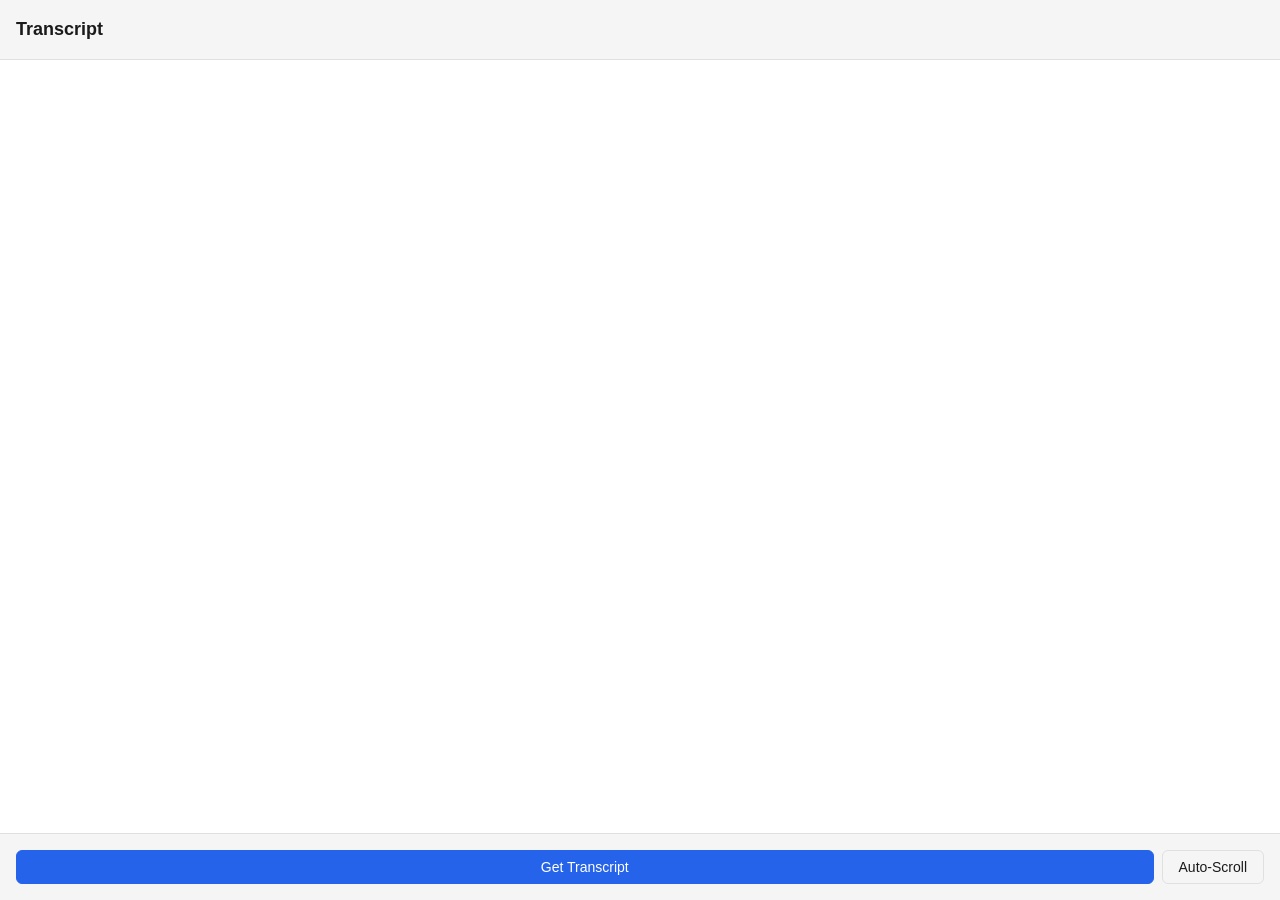
<file: apps/chrome-extension/src/entrypoints/sidepanel/index.html>
<!doctype html>
<html lang="en">
  <head>
    <meta charset="UTF-8" />
    <meta name="viewport" content="width=device-width, initial-scale=1.0" />
    <title>Transcript</title>
    <link rel="stylesheet" href="./transcript.css" />
  </head>
  <body>
    <header>
      <div class="header-content">
        <h1 id="title">Transcript</h1>
        <span id="status" class="status"></span>
      </div>
      <div id="progress" class="progress hidden">
        <div id="progressFill" class="progress-fill"></div>
      </div>
    </header>

    <main>
      <div id="setup" class="setup hidden">
        <h2>Setup Required</h2>
        <p>Install the summarize CLI and start the daemon:</p>

        <div class="setup-step">
          <p><strong>1. Install CLI:</strong></p>
          <div class="setup-command">
            <code id="installCmd">npm i -g @steipete/summarize</code>
            <button id="copyInstallCmd" type="button" class="btn btn-small">Copy</button>
          </div>
        </div>

        <div class="setup-step">
          <p><strong>2. Start daemon with token:</strong></p>
          <div class="setup-command">
            <code id="daemonCmd">summarize daemon install --token <span id="tokenDisplay">loading...</span></code>
            <button id="copyDaemonCmd" type="button" class="btn btn-small">Copy</button>
          </div>
        </div>

        <div class="setup-step">
          <p><strong>3. Verify:</strong></p>
          <div class="setup-command">
            <code>summarize daemon status</code>
          </div>
        </div>

        <button id="openOptions" type="button" class="btn" style="margin-top: 12px;">Open Options</button>
      </div>

      <div id="error" class="error hidden">
        <p id="errorMessage"></p>
        <button id="retryBtn" type="button" class="btn">Try Again</button>
      </div>

      <div id="unsupported" class="unsupported hidden">
        <p>Navigate to a YouTube, TikTok, or Instagram Reel to extract transcript.</p>
        <p class="supported-urls">
          Supported URLs:<br>
          - youtube.com/watch, /shorts, /live<br>
          - youtu.be short links<br>
          - tiktok.com videos<br>
          - instagram.com/reel, /p, /tv
        </p>
      </div>

      <div id="transcriptContainer" class="transcript-container hidden">
        <div class="transcript-header">
          <span id="sourceInfo" class="source-info"></span>
          <div class="transcript-actions">
            <label class="checkbox-label">
              <input type="checkbox" id="includeDetailsCheckbox" />
              <span>Include video details</span>
            </label>
            <label class="checkbox-label">
              <input type="checkbox" id="includeStatsCheckbox" />
              <span>Include video stats</span>
            </label>
            <button id="copyBtn" type="button" class="btn btn-copy">Copy</button>
          </div>
        </div>
        <div id="transcript" class="transcript"></div>
      </div>

      <div id="loading" class="loading hidden">
        <div class="spinner"></div>
        <p id="loadingStatus">Fetching transcript...</p>
      </div>

      <div id="autoScrollContainer" class="auto-scroll-container hidden">
        <div class="auto-scroll-header">
          <h2>Auto-Scroll Mode</h2>
          <div class="auto-scroll-controls">
            <button id="stopAutoScroll" type="button" class="btn btn-stop">Stop</button>
          </div>
        </div>
        <div class="auto-scroll-status">
          <span id="autoScrollStatus">Collecting transcripts...</span>
          <span id="autoScrollCount">0 videos</span>
        </div>

        <!-- Error display panel -->
        <div id="autoScrollError" class="auto-scroll-error hidden">
          <div class="error-header">
            <span id="errorCodeBadge" class="error-code-badge">ERROR</span>
            <span id="errorSeverity" class="error-severity">error</span>
          </div>
          <p id="autoScrollErrorMessage" class="error-message"></p>
          <details class="error-details">
            <summary>Technical Details</summary>
            <div id="autoScrollErrorTechnical" class="error-technical"></div>
          </details>
          <p id="autoScrollErrorAction" class="error-action"></p>
          <div class="error-actions">
            <button id="copyErrorReportBtn" type="button" class="btn btn-small">Copy Error Report</button>
            <button id="dismissErrorBtn" type="button" class="btn btn-small btn-secondary">Dismiss</button>
          </div>
        </div>

        <!-- Error history summary -->
        <div id="errorHistorySummary" class="error-history-summary hidden">
          <span id="errorHistoryCount">0 errors</span>
          <button id="viewErrorHistoryBtn" type="button" class="btn btn-link">View All</button>
        </div>

        <div id="transcriptList" class="transcript-list"></div>
        <div class="auto-scroll-actions">
          <button id="copyAllBtn" type="button" class="btn btn-copy">Copy All</button>
          <button id="downloadBtn" type="button" class="btn btn-download">Download .txt</button>
        </div>
      </div>
    </main>

    <footer>
      <button id="fetchBtn" type="button" class="btn btn-primary">Get Transcript</button>
      <button id="autoScrollBtn" type="button" class="btn btn-secondary">Auto-Scroll</button>
    </footer>

    <script type="module" src="./transcript-main.ts"></script>
  </body>
</html>
</file>
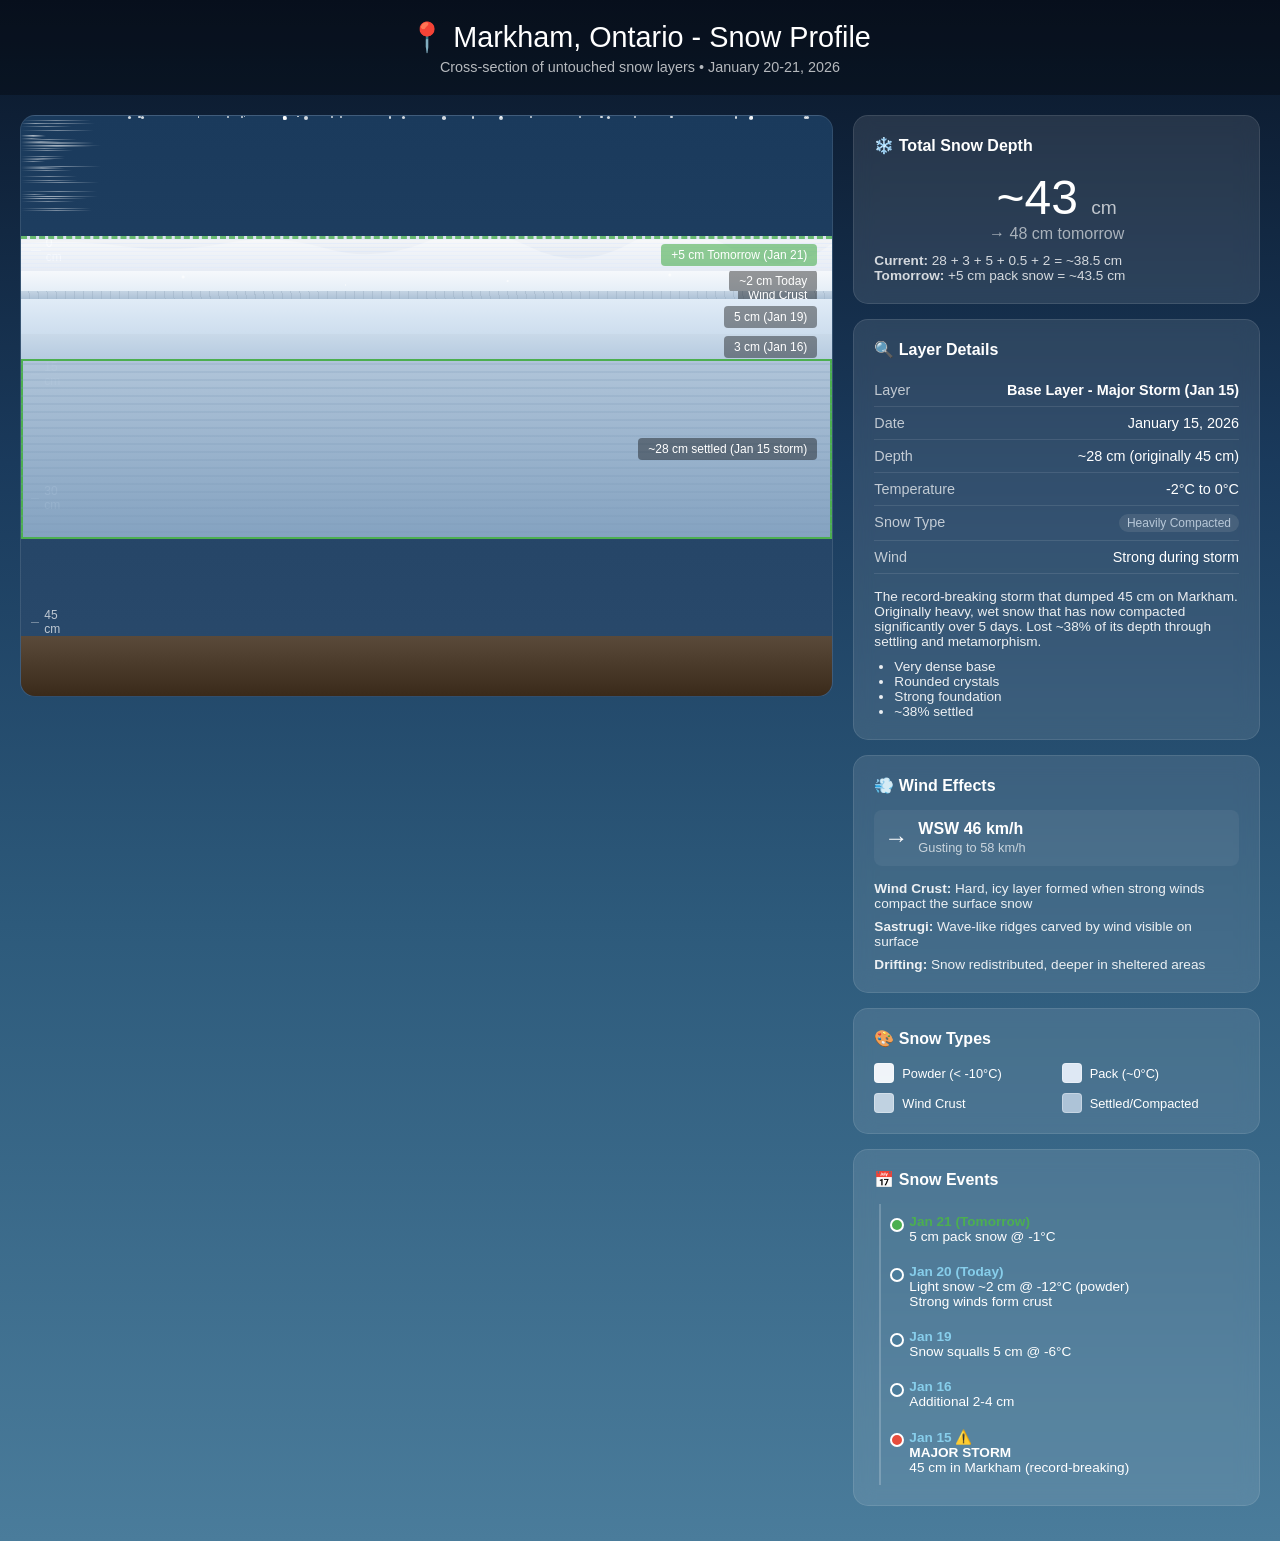
<file: snow-layers-demo.html>
<!DOCTYPE html>
<html lang="en">
<head>
    <meta charset="UTF-8">
    <meta name="viewport" content="width=device-width, initial-scale=1.0">
    <title>Markham Snow Layers - January 2026</title>
    <style>
        * {
            margin: 0;
            padding: 0;
            box-sizing: border-box;
        }

        body {
            font-family: -apple-system, BlinkMacSystemFont, 'Segoe UI', Roboto, sans-serif;
            background: linear-gradient(180deg, #0a1628 0%, #1a3a5c 30%, #2d5a7b 60%, #4a7c9b 100%);
            min-height: 100vh;
            color: white;
            overflow-x: hidden;
        }

        .header {
            text-align: center;
            padding: 20px;
            background: rgba(0,0,0,0.3);
        }

        .header h1 {
            font-size: 1.8rem;
            font-weight: 300;
            margin-bottom: 5px;
        }

        .header .subtitle {
            opacity: 0.7;
            font-size: 0.9rem;
        }

        .main-container {
            display: flex;
            gap: 20px;
            padding: 20px;
            max-width: 1400px;
            margin: 0 auto;
        }

        .snow-profile {
            flex: 2;
            position: relative;
        }

        .info-panel {
            flex: 1;
            min-width: 300px;
        }

        /* Snow Cross Section */
        .cross-section {
            position: relative;
            background: linear-gradient(180deg,
                #1a3a5c 0%,
                #2a4a6c 100%);
            border-radius: 15px;
            overflow: hidden;
            border: 1px solid rgba(255,255,255,0.1);
        }

        .sky-section {
            height: 120px;
            position: relative;
            overflow: hidden;
        }

        /* Wind particles */
        .wind-particle {
            position: absolute;
            height: 1px;
            background: linear-gradient(90deg, transparent, rgba(255,255,255,0.4), transparent);
            animation: wind-blow linear infinite;
        }

        @keyframes wind-blow {
            0% { transform: translateX(-100px); opacity: 0; }
            10% { opacity: 1; }
            90% { opacity: 1; }
            100% { transform: translateX(calc(100vw + 100px)); opacity: 0; }
        }

        /* Falling snow */
        .falling-snow {
            position: absolute;
            background: white;
            border-radius: 50%;
            opacity: 0.8;
            animation: snow-fall linear infinite;
        }

        @keyframes snow-fall {
            0% { transform: translate(0, -10px); }
            100% { transform: translate(var(--drift), 120px); }
        }

        .depth-scale {
            position: absolute;
            left: 10px;
            top: 120px;
            bottom: 60px;
            width: 40px;
            display: flex;
            flex-direction: column;
            justify-content: space-between;
            font-size: 0.75rem;
            opacity: 0.7;
        }

        .depth-marker {
            display: flex;
            align-items: center;
            gap: 5px;
        }

        .depth-marker::before {
            content: '';
            width: 10px;
            height: 1px;
            background: rgba(255,255,255,0.5);
        }

        /* Snow Layers Container */
        .snow-layers {
            position: relative;
            min-height: 400px;
        }

        .snow-layer {
            position: relative;
            width: 100%;
            cursor: pointer;
            transition: all 0.3s ease;
            overflow: hidden;
        }

        .snow-layer:hover {
            filter: brightness(1.1);
        }

        .snow-layer.active {
            outline: 2px solid #4CAF50;
            outline-offset: -2px;
        }

        /* Layer textures */
        .layer-texture {
            position: absolute;
            top: 0;
            left: 0;
            right: 0;
            bottom: 0;
            pointer-events: none;
        }

        /* Tomorrow's layer - Pack Snow */
        .layer-tomorrow {
            background: linear-gradient(180deg,
                rgba(255,255,255,0.95) 0%,
                rgba(240,245,255,0.9) 100%);
            border-top: 3px dashed rgba(76, 175, 80, 0.8);
            animation: pulse-border 2s ease-in-out infinite;
        }

        @keyframes pulse-border {
            0%, 100% { border-top-color: rgba(76, 175, 80, 0.8); }
            50% { border-top-color: rgba(76, 175, 80, 0.3); }
        }

        .layer-tomorrow .layer-texture {
            background: repeating-linear-gradient(
                0deg,
                transparent,
                transparent 3px,
                rgba(200,220,255,0.3) 3px,
                rgba(200,220,255,0.3) 4px
            );
        }

        /* Today's powder layer */
        .layer-today {
            background: linear-gradient(180deg,
                rgba(250,252,255,0.98) 0%,
                rgba(240,248,255,0.95) 100%);
        }

        .layer-today .layer-texture {
            background:
                radial-gradient(circle at 20% 30%, rgba(255,255,255,1) 0%, transparent 2px),
                radial-gradient(circle at 60% 50%, rgba(255,255,255,1) 0%, transparent 1.5px),
                radial-gradient(circle at 80% 20%, rgba(255,255,255,1) 0%, transparent 2px),
                radial-gradient(circle at 40% 70%, rgba(255,255,255,1) 0%, transparent 1px);
        }

        /* Wind crust layer */
        .layer-wind-crust {
            background: linear-gradient(180deg,
                rgba(200,215,230,0.98) 0%,
                rgba(180,200,220,0.95) 100%);
        }

        .layer-wind-crust .layer-texture {
            background: repeating-linear-gradient(
                85deg,
                transparent,
                transparent 8px,
                rgba(150,170,190,0.4) 8px,
                rgba(150,170,190,0.4) 9px
            );
        }

        /* Jan 19 layer - Dry snow */
        .layer-jan19 {
            background: linear-gradient(180deg,
                rgba(235,245,255,0.95) 0%,
                rgba(220,235,250,0.92) 100%);
        }

        /* Jan 16 layer - Settled snow */
        .layer-jan16 {
            background: linear-gradient(180deg,
                rgba(210,225,240,0.95) 0%,
                rgba(195,215,235,0.92) 100%);
        }

        /* Jan 15 base layer - Heavily compacted */
        .layer-jan15 {
            background: linear-gradient(180deg,
                rgba(180,200,220,0.98) 0%,
                rgba(160,185,210,0.95) 50%,
                rgba(140,170,200,0.92) 100%);
        }

        .layer-jan15 .layer-texture {
            background: repeating-linear-gradient(
                0deg,
                transparent,
                transparent 6px,
                rgba(120,150,180,0.2) 6px,
                rgba(120,150,180,0.2) 8px
            );
        }

        /* Ground */
        .ground-layer {
            background: linear-gradient(180deg,
                #5a4a3a 0%,
                #4a3a2a 50%,
                #3a2a1a 100%);
            height: 60px;
        }

        /* Sastrugi (wind ridges) on surface */
        .sastrugi {
            position: absolute;
            top: 0;
            left: 0;
            right: 0;
            height: 100%;
            pointer-events: none;
        }

        .sastrugi svg {
            width: 100%;
            height: 100%;
        }

        /* Layer label */
        .layer-label {
            position: absolute;
            right: 15px;
            top: 50%;
            transform: translateY(-50%);
            background: rgba(0,0,0,0.4);
            padding: 4px 10px;
            border-radius: 4px;
            font-size: 0.75rem;
            white-space: nowrap;
        }

        .layer-label.future {
            background: rgba(76, 175, 80, 0.6);
        }

        /* Info Panel */
        .info-card {
            background: rgba(255,255,255,0.1);
            backdrop-filter: blur(10px);
            border-radius: 15px;
            padding: 20px;
            margin-bottom: 15px;
            border: 1px solid rgba(255,255,255,0.1);
        }

        .info-card h3 {
            font-size: 1rem;
            margin-bottom: 15px;
            display: flex;
            align-items: center;
            gap: 8px;
        }

        .total-depth {
            font-size: 3rem;
            font-weight: 200;
            text-align: center;
            margin: 10px 0;
        }

        .total-depth span {
            font-size: 1.2rem;
            opacity: 0.7;
        }

        .depth-breakdown {
            font-size: 0.85rem;
            opacity: 0.8;
        }

        /* Selected Layer Detail */
        .selected-layer-detail {
            display: none;
        }

        .selected-layer-detail.visible {
            display: block;
        }

        .detail-row {
            display: flex;
            justify-content: space-between;
            padding: 8px 0;
            border-bottom: 1px solid rgba(255,255,255,0.1);
            font-size: 0.9rem;
        }

        .detail-row:last-child {
            border-bottom: none;
        }

        .detail-label {
            opacity: 0.7;
        }

        .snow-type-badge {
            display: inline-block;
            padding: 2px 8px;
            border-radius: 10px;
            font-size: 0.75rem;
            font-weight: 500;
        }

        .badge-powder {
            background: rgba(135, 206, 250, 0.3);
            color: #87CEEB;
        }

        .badge-pack {
            background: rgba(100, 149, 237, 0.3);
            color: #6495ED;
        }

        .badge-crust {
            background: rgba(176, 196, 222, 0.3);
            color: #B0C4DE;
        }

        .badge-settled {
            background: rgba(119, 136, 153, 0.3);
            color: #B8C8D8;
        }

        /* Legend */
        .legend {
            display: grid;
            grid-template-columns: 1fr 1fr;
            gap: 10px;
        }

        .legend-item {
            display: flex;
            align-items: center;
            gap: 8px;
            font-size: 0.8rem;
        }

        .legend-color {
            width: 20px;
            height: 20px;
            border-radius: 4px;
            border: 1px solid rgba(255,255,255,0.3);
        }

        /* Wind indicator */
        .wind-indicator {
            display: flex;
            align-items: center;
            gap: 10px;
            padding: 10px;
            background: rgba(255,255,255,0.05);
            border-radius: 8px;
            margin-top: 10px;
        }

        .wind-arrow {
            font-size: 1.5rem;
            animation: wind-pulse 1s ease-in-out infinite;
        }

        @keyframes wind-pulse {
            0%, 100% { transform: translateX(0); }
            50% { transform: translateX(5px); }
        }

        /* Timeline */
        .timeline {
            position: relative;
            padding-left: 20px;
            margin-top: 10px;
        }

        .timeline::before {
            content: '';
            position: absolute;
            left: 5px;
            top: 0;
            bottom: 0;
            width: 2px;
            background: rgba(255,255,255,0.2);
        }

        .timeline-event {
            position: relative;
            padding: 10px 0;
            padding-left: 15px;
            font-size: 0.85rem;
        }

        .timeline-event::before {
            content: '';
            position: absolute;
            left: -4px;
            top: 14px;
            width: 10px;
            height: 10px;
            border-radius: 50%;
            background: #4a7c9b;
            border: 2px solid white;
        }

        .timeline-event.major::before {
            background: #e74c3c;
        }

        .timeline-event.future::before {
            background: #4CAF50;
            animation: pulse 1.5s ease-in-out infinite;
        }

        @keyframes pulse {
            0%, 100% { box-shadow: 0 0 0 0 rgba(76, 175, 80, 0.4); }
            50% { box-shadow: 0 0 0 8px rgba(76, 175, 80, 0); }
        }

        .timeline-date {
            font-weight: 600;
            color: #87CEEB;
        }

        .timeline-event.future .timeline-date {
            color: #4CAF50;
        }

        /* Responsive */
        @media (max-width: 900px) {
            .main-container {
                flex-direction: column;
            }
            .info-panel {
                min-width: auto;
            }
        }
    </style>
</head>
<body>
    <div class="header">
        <h1>📍 Markham, Ontario - Snow Profile</h1>
        <div class="subtitle">Cross-section of untouched snow layers • January 20-21, 2026</div>
    </div>

    <div class="main-container">
        <div class="snow-profile">
            <div class="cross-section">
                <!-- Sky with wind and falling snow -->
                <div class="sky-section" id="sky">
                    <!-- Wind particles and snow added by JS -->
                </div>

                <!-- Depth Scale -->
                <div class="depth-scale">
                    <div class="depth-marker">0 cm</div>
                    <div class="depth-marker">15 cm</div>
                    <div class="depth-marker">30 cm</div>
                    <div class="depth-marker">45 cm</div>
                </div>

                <!-- Snow Layers -->
                <div class="snow-layers">
                    <!-- Tomorrow's Layer (Preview) -->
                    <div class="snow-layer layer-tomorrow" data-layer="tomorrow" style="height: 35px;">
                        <div class="layer-texture"></div>
                        <div class="sastrugi">
                            <svg viewBox="0 0 800 35" preserveAspectRatio="none">
                                <path d="M0,5 Q50,0 100,8 T200,5 T300,10 T400,3 T500,8 T600,5 T700,10 T800,5 L800,35 L0,35 Z"
                                      fill="rgba(255,255,255,0.3)"/>
                            </svg>
                        </div>
                        <div class="layer-label future">+5 cm Tomorrow (Jan 21)</div>
                    </div>

                    <!-- Today's Powder Snow -->
                    <div class="snow-layer layer-today" data-layer="today" style="height: 20px;">
                        <div class="layer-texture"></div>
                        <div class="layer-label">~2 cm Today</div>
                    </div>

                    <!-- Wind Crust (formed by 46-58 km/h winds) -->
                    <div class="snow-layer layer-wind-crust" data-layer="windcrust" style="height: 8px;">
                        <div class="layer-texture"></div>
                        <div class="layer-label">Wind Crust</div>
                    </div>

                    <!-- Jan 19 Snow Squall Layer -->
                    <div class="snow-layer layer-jan19" data-layer="jan19" style="height: 35px;">
                        <div class="layer-texture"></div>
                        <div class="layer-label">5 cm (Jan 19)</div>
                    </div>

                    <!-- Jan 16 Additional Snow -->
                    <div class="snow-layer layer-jan16" data-layer="jan16" style="height: 25px;">
                        <div class="layer-texture"></div>
                        <div class="layer-label">3 cm (Jan 16)</div>
                    </div>

                    <!-- Jan 15 Base Layer (Compacted from 45cm to ~28cm) -->
                    <div class="snow-layer layer-jan15" data-layer="jan15" style="height: 180px;">
                        <div class="layer-texture"></div>
                        <div class="layer-label">~28 cm settled (Jan 15 storm)</div>
                    </div>
                </div>

                <!-- Ground -->
                <div class="ground-layer"></div>
            </div>
        </div>

        <div class="info-panel">
            <!-- Total Depth -->
            <div class="info-card">
                <h3>❄️ Total Snow Depth</h3>
                <div class="total-depth">
                    ~43 <span>cm</span>
                    <div style="font-size: 1rem; opacity: 0.6;">→ 48 cm tomorrow</div>
                </div>
                <div class="depth-breakdown">
                    <strong>Current:</strong> 28 + 3 + 5 + 0.5 + 2 = ~38.5 cm<br>
                    <strong>Tomorrow:</strong> +5 cm pack snow = ~43.5 cm
                </div>
            </div>

            <!-- Selected Layer Detail -->
            <div class="info-card selected-layer-detail" id="layer-detail">
                <h3>🔍 Layer Details</h3>
                <div id="detail-content">
                    <p style="opacity: 0.6; font-size: 0.9rem;">Click a layer to see details</p>
                </div>
            </div>

            <!-- Wind Effects -->
            <div class="info-card">
                <h3>💨 Wind Effects</h3>
                <div class="wind-indicator">
                    <div class="wind-arrow">→</div>
                    <div>
                        <strong>WSW 46 km/h</strong><br>
                        <span style="font-size: 0.8rem; opacity: 0.7;">Gusting to 58 km/h</span>
                    </div>
                </div>
                <div style="margin-top: 15px; font-size: 0.85rem; opacity: 0.9;">
                    <p><strong>Wind Crust:</strong> Hard, icy layer formed when strong winds compact the surface snow</p>
                    <p style="margin-top: 8px;"><strong>Sastrugi:</strong> Wave-like ridges carved by wind visible on surface</p>
                    <p style="margin-top: 8px;"><strong>Drifting:</strong> Snow redistributed, deeper in sheltered areas</p>
                </div>
            </div>

            <!-- Legend -->
            <div class="info-card">
                <h3>🎨 Snow Types</h3>
                <div class="legend">
                    <div class="legend-item">
                        <div class="legend-color" style="background: rgba(250,252,255,0.95);"></div>
                        <span>Powder (< -10°C)</span>
                    </div>
                    <div class="legend-item">
                        <div class="legend-color" style="background: rgba(240,245,255,0.9);"></div>
                        <span>Pack (~0°C)</span>
                    </div>
                    <div class="legend-item">
                        <div class="legend-color" style="background: rgba(200,215,230,0.95);"></div>
                        <span>Wind Crust</span>
                    </div>
                    <div class="legend-item">
                        <div class="legend-color" style="background: rgba(180,200,220,0.95);"></div>
                        <span>Settled/Compacted</span>
                    </div>
                </div>
            </div>

            <!-- Timeline -->
            <div class="info-card">
                <h3>📅 Snow Events</h3>
                <div class="timeline">
                    <div class="timeline-event future">
                        <div class="timeline-date">Jan 21 (Tomorrow)</div>
                        <div>5 cm pack snow @ -1°C</div>
                    </div>
                    <div class="timeline-event">
                        <div class="timeline-date">Jan 20 (Today)</div>
                        <div>Light snow ~2 cm @ -12°C (powder)<br>Strong winds form crust</div>
                    </div>
                    <div class="timeline-event">
                        <div class="timeline-date">Jan 19</div>
                        <div>Snow squalls 5 cm @ -6°C</div>
                    </div>
                    <div class="timeline-event">
                        <div class="timeline-date">Jan 16</div>
                        <div>Additional 2-4 cm</div>
                    </div>
                    <div class="timeline-event major">
                        <div class="timeline-date">Jan 15 ⚠️</div>
                        <div><strong>MAJOR STORM</strong><br>45 cm in Markham (record-breaking)</div>
                    </div>
                </div>
            </div>
        </div>
    </div>

    <script>
        // Layer data
        const layerData = {
            tomorrow: {
                name: "Tomorrow's Snow (Jan 21)",
                date: "January 21, 2026",
                depth: "5 cm (expected)",
                temp: "-1°C",
                type: "Pack Snow",
                typeBadge: "badge-pack",
                wind: "S 30 km/h",
                description: "Wet, heavy snow forming near freezing. Great for snowballs, harder to shovel. Will add a fresh white layer on top.",
                characteristics: ["High moisture content", "Large, clumpy flakes", "Sticks to surfaces", "Dense and heavy"]
            },
            today: {
                name: "Today's Powder (Jan 20)",
                date: "January 20, 2026",
                depth: "~2 cm",
                temp: "-12°C",
                type: "Powder Snow",
                typeBadge: "badge-powder",
                wind: "WSW 46-58 km/h",
                description: "Very light, fluffy snow formed in cold temperatures. The strong winds are blowing it around and forming a crust on the surface.",
                characteristics: ["Low moisture content", "Light and fluffy", "Easily wind-blown", "Sparkly crystals"]
            },
            windcrust: {
                name: "Wind Crust Layer",
                date: "January 19-20, 2026",
                depth: "~0.5 cm",
                temp: "-12°C to -15°C",
                type: "Wind Crust",
                typeBadge: "badge-crust",
                wind: "WSW 46-58 km/h (gusts)",
                description: "Hard, icy layer formed when strong winds pack and sinter the snow surface. Acts as a barrier between layers. You can often walk on it without breaking through.",
                characteristics: ["Very hard surface", "Wind-packed crystals", "Breakable under weight", "Distinct boundary"]
            },
            jan19: {
                name: "Snow Squall Layer (Jan 19)",
                date: "January 19, 2026",
                depth: "5 cm",
                temp: "-6°C",
                type: "Dry Snow",
                typeBadge: "badge-powder",
                wind: "Variable, squalls",
                description: "Quick-moving snow squalls deposited this layer. Moderately cold temperatures produced relatively dry snow that's now beginning to settle.",
                characteristics: ["Medium density", "Settling over time", "Dry but not fluffy", "Good insulation"]
            },
            jan16: {
                name: "Post-Storm Snow (Jan 16)",
                date: "January 16, 2026",
                depth: "~3 cm (originally 2-4 cm)",
                temp: "~-3°C",
                type: "Settled Snow",
                typeBadge: "badge-settled",
                wind: "Light",
                description: "Additional snow that fell after the major storm. Has been settling and compacting for 4 days. Bonding with the layer below.",
                characteristics: ["Partially compacted", "Bonded crystals", "Increased density", "Stable layer"]
            },
            jan15: {
                name: "Base Layer - Major Storm (Jan 15)",
                date: "January 15, 2026",
                depth: "~28 cm (originally 45 cm)",
                temp: "-2°C to 0°C",
                type: "Heavily Compacted",
                typeBadge: "badge-settled",
                wind: "Strong during storm",
                description: "The record-breaking storm that dumped 45 cm on Markham. Originally heavy, wet snow that has now compacted significantly over 5 days. Lost ~38% of its depth through settling and metamorphism.",
                characteristics: ["Very dense base", "Rounded crystals", "Strong foundation", "~38% settled"]
            }
        };

        // Handle layer clicks
        document.querySelectorAll('.snow-layer').forEach(layer => {
            layer.addEventListener('click', function() {
                // Remove active class from all
                document.querySelectorAll('.snow-layer').forEach(l => l.classList.remove('active'));
                // Add to clicked
                this.classList.add('active');

                const layerId = this.dataset.layer;
                const data = layerData[layerId];

                const detailPanel = document.getElementById('layer-detail');
                const detailContent = document.getElementById('detail-content');

                detailPanel.classList.add('visible');

                detailContent.innerHTML = `
                    <div class="detail-row">
                        <span class="detail-label">Layer</span>
                        <span><strong>${data.name}</strong></span>
                    </div>
                    <div class="detail-row">
                        <span class="detail-label">Date</span>
                        <span>${data.date}</span>
                    </div>
                    <div class="detail-row">
                        <span class="detail-label">Depth</span>
                        <span>${data.depth}</span>
                    </div>
                    <div class="detail-row">
                        <span class="detail-label">Temperature</span>
                        <span>${data.temp}</span>
                    </div>
                    <div class="detail-row">
                        <span class="detail-label">Snow Type</span>
                        <span class="snow-type-badge ${data.typeBadge}">${data.type}</span>
                    </div>
                    <div class="detail-row">
                        <span class="detail-label">Wind</span>
                        <span>${data.wind}</span>
                    </div>
                    <div style="margin-top: 15px; font-size: 0.85rem; opacity: 0.9;">
                        <p>${data.description}</p>
                        <ul style="margin-top: 10px; padding-left: 20px;">
                            ${data.characteristics.map(c => `<li>${c}</li>`).join('')}
                        </ul>
                    </div>
                `;
            });
        });

        // Create wind particles
        const sky = document.getElementById('sky');

        function createWindParticle() {
            const particle = document.createElement('div');
            particle.className = 'wind-particle';
            particle.style.width = (Math.random() * 60 + 20) + 'px';
            particle.style.top = (Math.random() * 100) + 'px';
            particle.style.animationDuration = (Math.random() * 1 + 0.5) + 's';
            sky.appendChild(particle);

            setTimeout(() => particle.remove(), 2000);
        }

        // Create falling snow (light, wind-blown)
        function createFallingSnow() {
            const snow = document.createElement('div');
            snow.className = 'falling-snow';
            const size = Math.random() * 3 + 1;
            snow.style.width = size + 'px';
            snow.style.height = size + 'px';
            snow.style.left = (Math.random() * 100) + '%';
            snow.style.setProperty('--drift', (Math.random() * 100 + 50) + 'px'); // Wind drift to the right
            snow.style.animationDuration = (Math.random() * 1.5 + 1) + 's';
            sky.appendChild(snow);

            setTimeout(() => snow.remove(), 3000);
        }

        // Animation loops
        setInterval(createWindParticle, 100);
        setInterval(createFallingSnow, 150);

        // Initial particles
        for (let i = 0; i < 20; i++) {
            setTimeout(createWindParticle, Math.random() * 500);
            setTimeout(createFallingSnow, Math.random() * 500);
        }

        // Auto-select tomorrow's layer on load
        setTimeout(() => {
            document.querySelector('[data-layer="jan15"]').click();
        }, 500);
    </script>
</body>
</html>
</file>
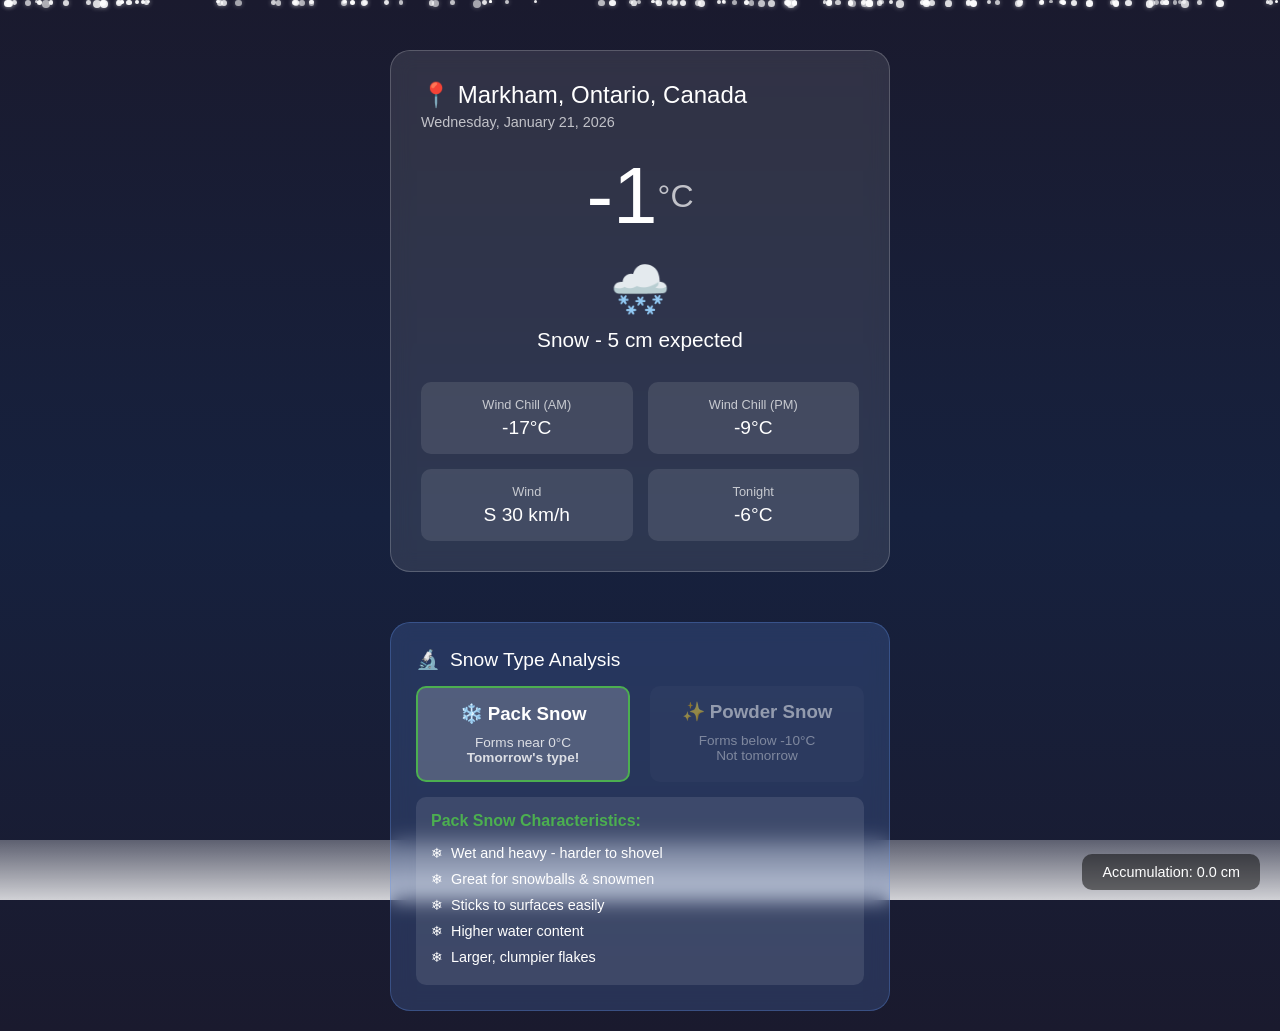
<file: weather-demo.html>
<!DOCTYPE html>
<html lang="en">
<head>
    <meta charset="UTF-8">
    <meta name="viewport" content="width=device-width, initial-scale=1.0">
    <title>Markham Weather - January 21, 2026</title>
    <style>
        * {
            margin: 0;
            padding: 0;
            box-sizing: border-box;
        }

        body {
            font-family: -apple-system, BlinkMacSystemFont, 'Segoe UI', Roboto, sans-serif;
            background: linear-gradient(180deg, #1a1a2e 0%, #16213e 50%, #1a1a2e 100%);
            min-height: 100vh;
            overflow: hidden;
            color: white;
        }

        .snow-container {
            position: fixed;
            top: 0;
            left: 0;
            width: 100%;
            height: 100%;
            pointer-events: none;
            z-index: 1;
        }

        .snowflake {
            position: absolute;
            background: white;
            border-radius: 50%;
            opacity: 0.8;
            animation: fall linear infinite;
        }

        /* Pack snow - larger, heavier flakes that fall faster */
        .pack-snow .snowflake {
            box-shadow: 0 0 5px rgba(255,255,255,0.5);
        }

        @keyframes fall {
            0% {
                transform: translateY(-10px) rotate(0deg);
            }
            100% {
                transform: translateY(100vh) rotate(360deg);
            }
        }

        .weather-card {
            position: relative;
            z-index: 2;
            max-width: 500px;
            margin: 50px auto;
            background: rgba(255, 255, 255, 0.1);
            backdrop-filter: blur(10px);
            border-radius: 20px;
            padding: 30px;
            border: 1px solid rgba(255, 255, 255, 0.2);
        }

        .location {
            font-size: 1.5rem;
            font-weight: 300;
            margin-bottom: 5px;
        }

        .date {
            font-size: 0.9rem;
            opacity: 0.7;
            margin-bottom: 20px;
        }

        .temp-display {
            display: flex;
            align-items: center;
            justify-content: center;
            margin: 20px 0;
        }

        .temperature {
            font-size: 5rem;
            font-weight: 200;
        }

        .temp-unit {
            font-size: 2rem;
            vertical-align: top;
            opacity: 0.7;
        }

        .condition {
            text-align: center;
            font-size: 1.3rem;
            margin-bottom: 30px;
        }

        .condition-icon {
            font-size: 3rem;
            margin-bottom: 10px;
        }

        .details {
            display: grid;
            grid-template-columns: repeat(2, 1fr);
            gap: 15px;
        }

        .detail-item {
            background: rgba(255, 255, 255, 0.1);
            padding: 15px;
            border-radius: 10px;
            text-align: center;
        }

        .detail-label {
            font-size: 0.8rem;
            opacity: 0.7;
            margin-bottom: 5px;
        }

        .detail-value {
            font-size: 1.2rem;
            font-weight: 500;
        }

        .snow-type-card {
            position: relative;
            z-index: 2;
            max-width: 500px;
            margin: 20px auto;
            background: rgba(100, 149, 237, 0.2);
            backdrop-filter: blur(10px);
            border-radius: 20px;
            padding: 25px;
            border: 1px solid rgba(100, 149, 237, 0.3);
        }

        .snow-type-title {
            font-size: 1.2rem;
            margin-bottom: 15px;
            display: flex;
            align-items: center;
            gap: 10px;
        }

        .snow-comparison {
            display: grid;
            grid-template-columns: 1fr 1fr;
            gap: 20px;
            margin-top: 15px;
        }

        .snow-type {
            padding: 15px;
            border-radius: 10px;
            text-align: center;
        }

        .snow-type.active {
            background: rgba(255, 255, 255, 0.2);
            border: 2px solid #4CAF50;
        }

        .snow-type.inactive {
            background: rgba(255, 255, 255, 0.05);
            opacity: 0.5;
        }

        .snow-type h3 {
            margin-bottom: 10px;
        }

        .snow-type p {
            font-size: 0.85rem;
            opacity: 0.8;
        }

        .characteristics {
            margin-top: 15px;
            padding: 15px;
            background: rgba(255, 255, 255, 0.1);
            border-radius: 10px;
        }

        .characteristics h4 {
            margin-bottom: 10px;
            color: #4CAF50;
        }

        .characteristics ul {
            list-style: none;
            font-size: 0.9rem;
        }

        .characteristics li {
            padding: 5px 0;
            padding-left: 20px;
            position: relative;
        }

        .characteristics li::before {
            content: "❄";
            position: absolute;
            left: 0;
        }

        .ground {
            position: fixed;
            bottom: 0;
            left: 0;
            width: 100%;
            height: 60px;
            background: linear-gradient(180deg, rgba(255,255,255,0.3) 0%, rgba(255,255,255,0.8) 100%);
            z-index: 0;
        }

        .accumulation {
            position: fixed;
            bottom: 10px;
            right: 20px;
            z-index: 3;
            background: rgba(0,0,0,0.5);
            padding: 10px 20px;
            border-radius: 10px;
            font-size: 0.9rem;
        }
    </style>
</head>
<body>
    <div class="snow-container pack-snow" id="snow-container"></div>

    <div class="weather-card">
        <div class="location">📍 Markham, Ontario, Canada</div>
        <div class="date">Wednesday, January 21, 2026</div>

        <div class="temp-display">
            <span class="temperature">-1</span>
            <span class="temp-unit">°C</span>
        </div>

        <div class="condition">
            <div class="condition-icon">🌨️</div>
            <div>Snow - 5 cm expected</div>
        </div>

        <div class="details">
            <div class="detail-item">
                <div class="detail-label">Wind Chill (AM)</div>
                <div class="detail-value">-17°C</div>
            </div>
            <div class="detail-item">
                <div class="detail-label">Wind Chill (PM)</div>
                <div class="detail-value">-9°C</div>
            </div>
            <div class="detail-item">
                <div class="detail-label">Wind</div>
                <div class="detail-value">S 30 km/h</div>
            </div>
            <div class="detail-item">
                <div class="detail-label">Tonight</div>
                <div class="detail-value">-6°C</div>
            </div>
        </div>
    </div>

    <div class="snow-type-card">
        <div class="snow-type-title">
            <span>🔬</span>
            <span>Snow Type Analysis</span>
        </div>

        <div class="snow-comparison">
            <div class="snow-type active">
                <h3>❄️ Pack Snow</h3>
                <p>Forms near 0°C</p>
                <p><strong>Tomorrow's type!</strong></p>
            </div>
            <div class="snow-type inactive">
                <h3>✨ Powder Snow</h3>
                <p>Forms below -10°C</p>
                <p>Not tomorrow</p>
            </div>
        </div>

        <div class="characteristics">
            <h4>Pack Snow Characteristics:</h4>
            <ul>
                <li>Wet and heavy - harder to shovel</li>
                <li>Great for snowballs & snowmen</li>
                <li>Sticks to surfaces easily</li>
                <li>Higher water content</li>
                <li>Larger, clumpier flakes</li>
            </ul>
        </div>
    </div>

    <div class="ground"></div>
    <div class="accumulation">
        Accumulation: <span id="accumulation">0.0</span> cm
    </div>

    <script>
        // Snow simulation - Pack snow style (larger, heavier flakes)
        const container = document.getElementById('snow-container');
        const accumulationEl = document.getElementById('accumulation');
        let accumulation = 0;
        const targetAccumulation = 5; // 5 cm expected

        function createSnowflake() {
            const snowflake = document.createElement('div');
            snowflake.className = 'snowflake';

            // Pack snow: larger flakes (3-8px), faster fall
            const size = Math.random() * 5 + 3;
            const startX = Math.random() * window.innerWidth;
            const duration = Math.random() * 2 + 2; // 2-4 seconds (faster than powder)
            const drift = Math.random() * 100 - 50;

            snowflake.style.width = size + 'px';
            snowflake.style.height = size + 'px';
            snowflake.style.left = startX + 'px';
            snowflake.style.animationDuration = duration + 's';
            snowflake.style.opacity = Math.random() * 0.4 + 0.6;

            // Add slight horizontal drift animation
            snowflake.style.setProperty('--drift', drift + 'px');

            container.appendChild(snowflake);

            // Remove snowflake after animation and add to accumulation
            setTimeout(() => {
                snowflake.remove();
                if (accumulation < targetAccumulation) {
                    accumulation += 0.01;
                    accumulationEl.textContent = accumulation.toFixed(1);
                }
            }, duration * 1000);
        }

        // Create snowflakes at intervals (pack snow = moderate rate, heavier flakes)
        setInterval(createSnowflake, 50);

        // Initial burst of snow
        for (let i = 0; i < 100; i++) {
            setTimeout(createSnowflake, Math.random() * 1000);
        }

        // Temperature-based color hint
        const tempColors = {
            freezing: 'rgba(100, 149, 237, 0.1)',
            cold: 'rgba(70, 130, 180, 0.1)'
        };
    </script>
</body>
</html>
</file>
<file: apps/chrome-extension/src/entrypoints/sidepanel/transcript.css>
* {
  box-sizing: border-box;
  margin: 0;
  padding: 0;
}

:root {
  --bg: #1a1a1a;
  --bg-secondary: #2a2a2a;
  --text: #e0e0e0;
  --text-muted: #888;
  --accent: #4a9eff;
  --accent-hover: #6bb3ff;
  --border: #333;
  --success: #4ade80;
  --error: #f87171;
}

@media (prefers-color-scheme: light) {
  :root {
    --bg: #ffffff;
    --bg-secondary: #f5f5f5;
    --text: #1a1a1a;
    --text-muted: #666;
    --accent: #2563eb;
    --accent-hover: #1d4ed8;
    --border: #e0e0e0;
    --success: #22c55e;
    --error: #ef4444;
  }
}

html, body {
  height: 100%;
  font-family: -apple-system, BlinkMacSystemFont, 'Segoe UI', Roboto, sans-serif;
  font-size: 14px;
  line-height: 1.5;
  background: var(--bg);
  color: var(--text);
}

body {
  display: flex;
  flex-direction: column;
}

header {
  padding: 16px;
  border-bottom: 1px solid var(--border);
  background: var(--bg-secondary);
}

.header-content {
  display: flex;
  align-items: center;
  justify-content: space-between;
  gap: 12px;
}

h1 {
  font-size: 18px;
  font-weight: 600;
}

.status {
  font-size: 12px;
  color: var(--text-muted);
}

.progress {
  height: 3px;
  background: var(--border);
  margin-top: 12px;
  border-radius: 2px;
  overflow: hidden;
}

.progress.hidden {
  display: none;
}

.progress-fill {
  height: 100%;
  background: var(--accent);
  width: 0%;
  transition: width 0.3s ease;
  animation: progress-pulse 1.5s ease-in-out infinite;
}

@keyframes progress-pulse {
  0%, 100% { opacity: 1; }
  50% { opacity: 0.6; }
}

main {
  flex: 1;
  overflow-y: auto;
  padding: 16px;
}

footer {
  padding: 16px;
  border-top: 1px solid var(--border);
  background: var(--bg-secondary);
}

.btn {
  display: inline-flex;
  align-items: center;
  justify-content: center;
  padding: 8px 16px;
  font-size: 14px;
  font-weight: 500;
  border: 1px solid var(--border);
  border-radius: 6px;
  background: var(--bg-secondary);
  color: var(--text);
  cursor: pointer;
  transition: all 0.15s ease;
}

.btn:hover {
  background: var(--border);
}

.btn:disabled {
  opacity: 0.5;
  cursor: not-allowed;
}

.btn-primary {
  width: 100%;
  background: var(--accent);
  border-color: var(--accent);
  color: white;
}

.btn-primary:hover {
  background: var(--accent-hover);
  border-color: var(--accent-hover);
}

.btn-copy {
  padding: 6px 12px;
  font-size: 12px;
}

.btn-copy.copied {
  background: var(--success);
  border-color: var(--success);
  color: white;
}

.hidden {
  display: none !important;
}

.setup, .error, .unsupported {
  text-align: center;
  padding: 32px 16px;
}

.setup {
  text-align: left;
}

.setup h2 {
  margin: 0 0 12px 0;
  font-size: 16px;
  color: var(--text-primary);
}

.setup p, .error p, .unsupported p {
  margin-bottom: 16px;
  color: var(--text-muted);
}

.setup-step {
  margin-bottom: 16px;
}

.setup-step p {
  margin-bottom: 8px;
  font-size: 13px;
}

.setup-command {
  display: flex;
  align-items: center;
  gap: 8px;
  background: var(--bg-secondary);
  padding: 8px 12px;
  border-radius: 6px;
  overflow-x: auto;
}

.setup-command code {
  flex: 1;
  font-family: ui-monospace, SFMono-Regular, "SF Mono", Menlo, Consolas, monospace;
  font-size: 12px;
  color: var(--text-primary);
  white-space: nowrap;
  user-select: all;
}

.btn-small {
  padding: 4px 8px;
  font-size: 11px;
  flex-shrink: 0;
}

.error p {
  color: var(--error);
}

.supported-urls {
  font-size: 12px;
  text-align: left;
  background: var(--bg-secondary);
  padding: 12px;
  border-radius: 6px;
  margin-top: 16px;
}

.loading {
  display: flex;
  flex-direction: column;
  align-items: center;
  justify-content: center;
  padding: 48px 16px;
  gap: 16px;
}

.spinner {
  width: 32px;
  height: 32px;
  border: 3px solid var(--border);
  border-top-color: var(--accent);
  border-radius: 50%;
  animation: spin 1s linear infinite;
}

@keyframes spin {
  to { transform: rotate(360deg); }
}

.loading p {
  color: var(--text-muted);
  font-size: 13px;
}

.transcript-container {
  display: flex;
  flex-direction: column;
  gap: 12px;
}

.transcript-header {
  display: flex;
  align-items: center;
  justify-content: space-between;
  gap: 12px;
}

.source-info {
  font-size: 12px;
  color: var(--text-muted);
}

.transcript {
  background: var(--bg-secondary);
  border: 1px solid var(--border);
  border-radius: 8px;
  padding: 16px;
  font-size: 14px;
  line-height: 1.6;
  white-space: pre-wrap;
  word-break: break-word;
  max-height: calc(100vh - 250px);
  overflow-y: auto;
}

.transcript::-webkit-scrollbar {
  width: 8px;
}

.transcript::-webkit-scrollbar-track {
  background: transparent;
}

.transcript::-webkit-scrollbar-thumb {
  background: var(--border);
  border-radius: 4px;
}

.transcript::-webkit-scrollbar-thumb:hover {
  background: var(--text-muted);
}

.transcript-actions {
  display: flex;
  align-items: center;
  gap: 12px;
}

.checkbox-label {
  display: flex;
  align-items: center;
  gap: 6px;
  font-size: 12px;
  color: var(--text-muted);
  cursor: pointer;
  user-select: none;
}

.checkbox-label:hover {
  color: var(--text);
}

.checkbox-label input[type="checkbox"] {
  width: 14px;
  height: 14px;
  margin: 0;
  cursor: pointer;
  accent-color: var(--accent);
}

/* Auto-scroll mode styles */
.auto-scroll-container {
  display: flex;
  flex-direction: column;
  gap: 12px;
}

.auto-scroll-header {
  display: flex;
  align-items: center;
  justify-content: space-between;
  gap: 12px;
}

.auto-scroll-header h2 {
  font-size: 16px;
  font-weight: 600;
}

.auto-scroll-controls {
  display: flex;
  gap: 8px;
}

.auto-scroll-status {
  display: flex;
  align-items: center;
  justify-content: space-between;
  font-size: 12px;
  color: var(--text-muted);
  padding: 8px 12px;
  background: var(--bg-secondary);
  border-radius: 6px;
}

.transcript-list {
  display: flex;
  flex-direction: column;
  gap: 12px;
  max-height: calc(100vh - 350px);
  overflow-y: auto;
}

.transcript-item {
  background: var(--bg-secondary);
  border: 1px solid var(--border);
  border-radius: 8px;
  padding: 12px;
}

.transcript-item-header {
  display: flex;
  align-items: center;
  justify-content: space-between;
  margin-bottom: 8px;
  padding-bottom: 8px;
  border-bottom: 1px solid var(--border);
}

.transcript-item-platform {
  font-size: 11px;
  font-weight: 600;
  text-transform: uppercase;
  color: var(--accent);
}

.transcript-item-stats {
  font-size: 11px;
  color: var(--text-muted);
}

.transcript-item-content {
  font-size: 13px;
  line-height: 1.5;
  white-space: pre-wrap;
  word-break: break-word;
  max-height: 150px;
  overflow-y: auto;
}

.auto-scroll-actions {
  display: flex;
  gap: 8px;
  padding-top: 12px;
  border-top: 1px solid var(--border);
}

.btn-secondary {
  background: var(--bg-secondary);
  border-color: var(--border);
  color: var(--text);
}

.btn-secondary:hover {
  background: var(--border);
}

.btn-stop {
  background: var(--error);
  border-color: var(--error);
  color: white;
  padding: 6px 12px;
  font-size: 12px;
}

.btn-stop:hover {
  opacity: 0.9;
}

.btn-download {
  padding: 6px 12px;
  font-size: 12px;
}

footer {
  display: flex;
  gap: 8px;
}

footer .btn-primary {
  flex: 1;
}

footer .btn-secondary {
  flex-shrink: 0;
}

/* =============================================================================
   ERROR REPORTING UI
   ============================================================================= */

.auto-scroll-error {
  background: rgba(248, 113, 113, 0.1);
  border: 1px solid var(--error);
  border-radius: 8px;
  padding: 12px;
  margin: 8px 0;
}

.error-header {
  display: flex;
  align-items: center;
  gap: 8px;
  margin-bottom: 8px;
}

.error-code-badge {
  font-family: ui-monospace, SFMono-Regular, "SF Mono", Menlo, Consolas, monospace;
  font-size: 11px;
  font-weight: 600;
  padding: 2px 6px;
  border-radius: 4px;
  background: var(--error);
  color: white;
}

.error-severity {
  font-size: 10px;
  text-transform: uppercase;
  font-weight: 600;
  padding: 2px 6px;
  border-radius: 4px;
  background: var(--bg-secondary);
  color: var(--text-muted);
}

.error-severity.fatal {
  background: #7f1d1d;
  color: #fecaca;
}

.error-severity.error {
  background: #991b1b;
  color: #fecaca;
}

.error-severity.warn {
  background: #854d0e;
  color: #fef08a;
}

.error-severity.info {
  background: #1e40af;
  color: #bfdbfe;
}

.error-message {
  font-size: 14px;
  font-weight: 500;
  color: var(--error);
  margin-bottom: 8px;
}

.error-details {
  margin: 8px 0;
  font-size: 12px;
}

.error-details summary {
  cursor: pointer;
  color: var(--text-muted);
  padding: 4px 0;
}

.error-details summary:hover {
  color: var(--text);
}

.error-technical {
  margin-top: 8px;
  padding: 8px;
  background: var(--bg-secondary);
  border-radius: 4px;
  font-family: ui-monospace, SFMono-Regular, "SF Mono", Menlo, Consolas, monospace;
  font-size: 11px;
  line-height: 1.6;
  white-space: pre-wrap;
  word-break: break-word;
  color: var(--text-muted);
}

.error-action {
  font-size: 13px;
  color: var(--text);
  padding: 8px;
  background: var(--bg-secondary);
  border-radius: 4px;
  border-left: 3px solid var(--accent);
}

.error-actions {
  display: flex;
  gap: 8px;
  margin-top: 12px;
}

.error-history-summary {
  display: flex;
  align-items: center;
  justify-content: space-between;
  font-size: 11px;
  color: var(--text-muted);
  padding: 6px 12px;
  background: rgba(248, 113, 113, 0.05);
  border-radius: 4px;
  margin-top: 8px;
}

.btn-link {
  background: none;
  border: none;
  color: var(--accent);
  font-size: 11px;
  cursor: pointer;
  padding: 0;
  text-decoration: underline;
}

.btn-link:hover {
  color: var(--accent-hover);
}

/* Error history modal */
.error-history-modal {
  position: fixed;
  top: 0;
  left: 0;
  right: 0;
  bottom: 0;
  background: rgba(0, 0, 0, 0.8);
  z-index: 1000;
  display: flex;
  align-items: center;
  justify-content: center;
  padding: 16px;
}

.error-history-content {
  background: var(--bg);
  border: 1px solid var(--border);
  border-radius: 8px;
  max-width: 600px;
  max-height: 80vh;
  width: 100%;
  overflow: hidden;
  display: flex;
  flex-direction: column;
}

.error-history-header {
  display: flex;
  align-items: center;
  justify-content: space-between;
  padding: 12px 16px;
  border-bottom: 1px solid var(--border);
  background: var(--bg-secondary);
}

.error-history-header h3 {
  font-size: 14px;
  font-weight: 600;
}

.error-history-list {
  flex: 1;
  overflow-y: auto;
  padding: 12px;
}

.error-history-item {
  padding: 10px;
  border: 1px solid var(--border);
  border-radius: 6px;
  margin-bottom: 8px;
  font-size: 12px;
}

.error-history-item:last-child {
  margin-bottom: 0;
}

.error-history-item-header {
  display: flex;
  align-items: center;
  gap: 8px;
  margin-bottom: 4px;
}

.error-history-item-time {
  font-size: 10px;
  color: var(--text-muted);
  margin-left: auto;
}

.error-history-item-message {
  color: var(--text);
}

.error-history-actions {
  padding: 12px 16px;
  border-top: 1px solid var(--border);
  display: flex;
  gap: 8px;
  justify-content: flex-end;
}
</file>
